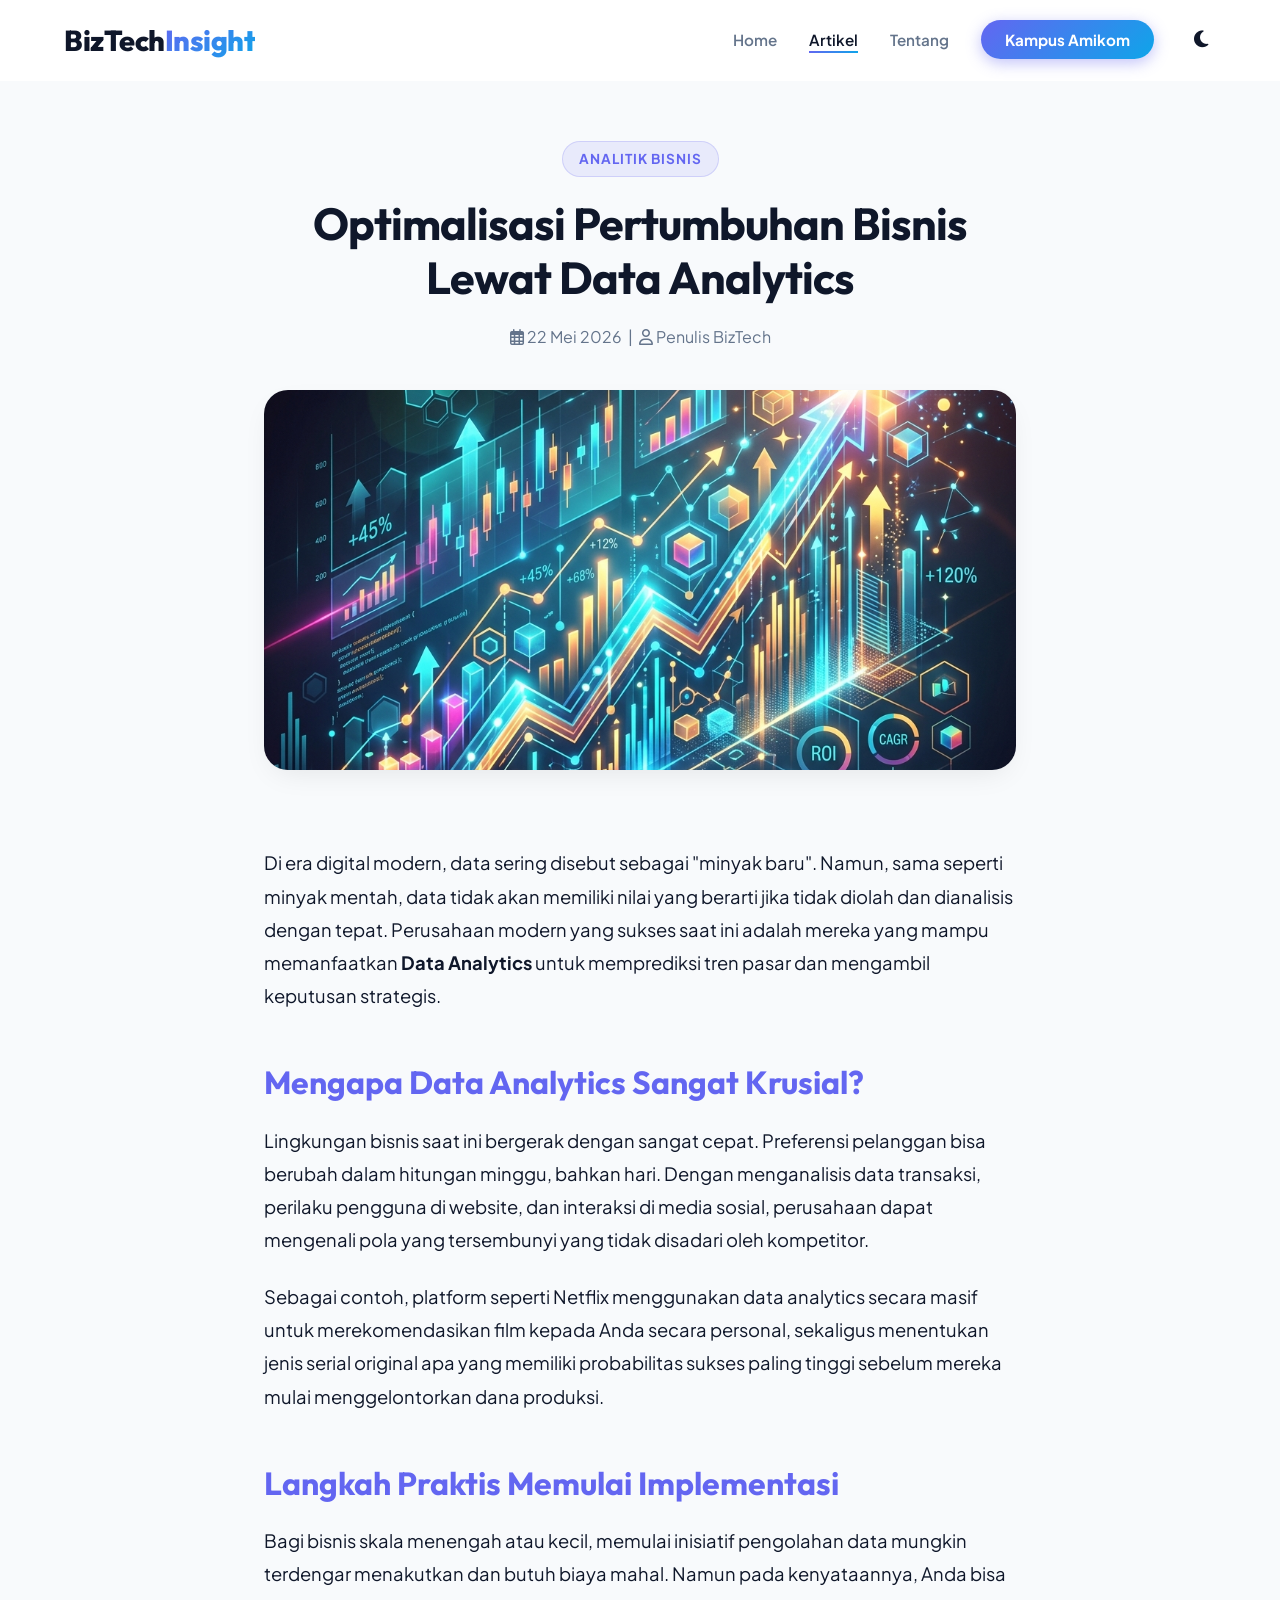
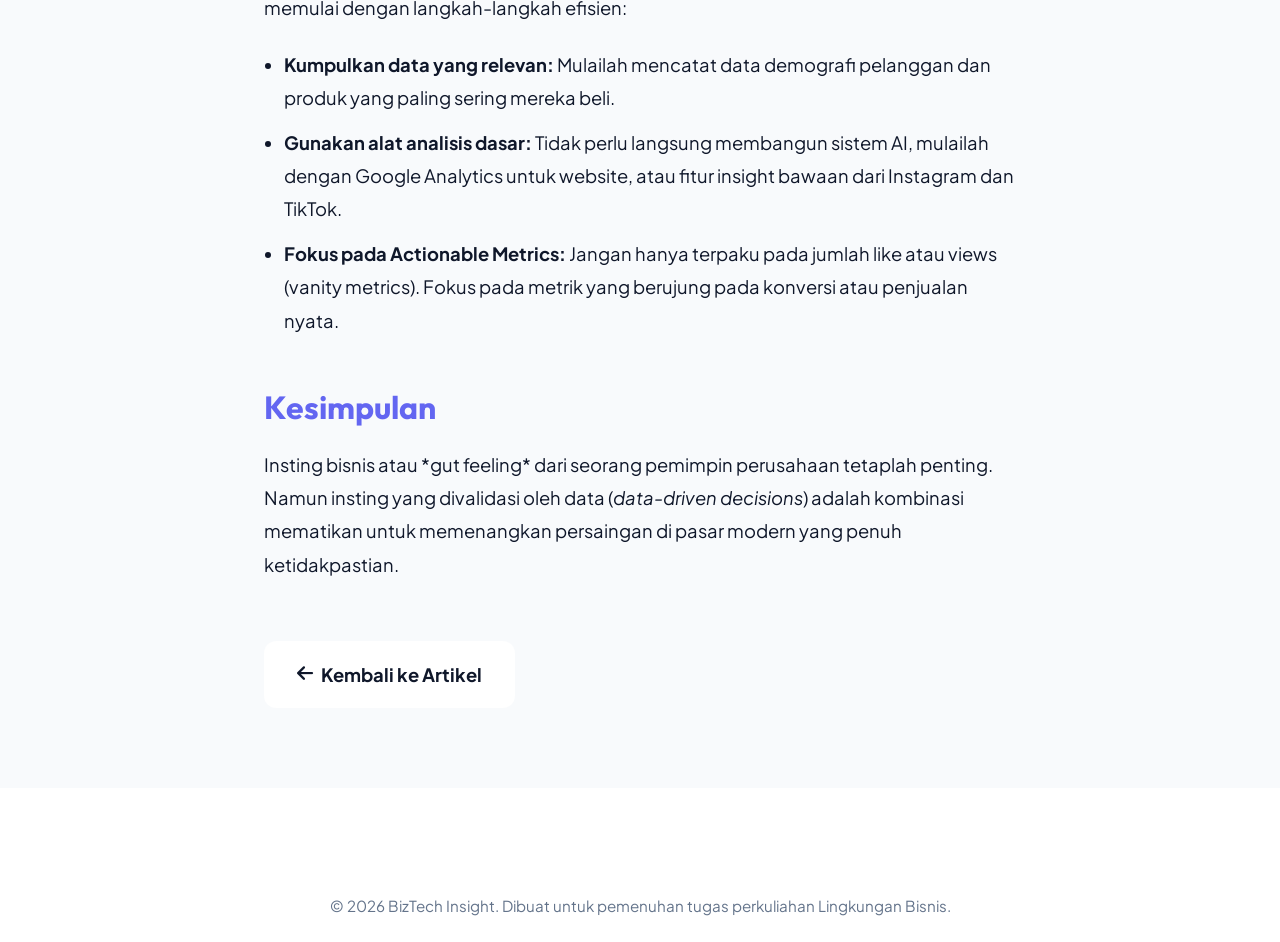
<file: artikel-1.html>
<!DOCTYPE html>
<html lang="id">
<head>
    <meta charset="UTF-8">
    <meta name="viewport" content="width=device-width, initial-scale=1.0">
    <title>Optimalisasi Pertumbuhan Bisnis - Blog Lingbis</title>
    <link rel="stylesheet" href="assets/css/styles.css">
    <link href="https://fonts.googleapis.com/css2?family=Outfit:wght@300;400;500;600;700;800&family=Plus+Jakarta+Sans:wght@400;500;600;700&display=swap" rel="stylesheet">
    <link rel="stylesheet" href="https://cdnjs.cloudflare.com/ajax/libs/font-awesome/6.4.0/css/all.min.css">
</head>
<body>
    <nav class="navbar">
        <div class="container nav-content">
            <div class="logo">BizTech<span class="gradient-text">Insight</span></div>
            <ul class="nav-links">
                <li><a href="index.html">Home</a></li>
                <li><a href="index.html#articles" class="active">Artikel</a></li>
                <li><a href="index.html#assessment">Tentang</a></li>
                <li><a href="https://www.amikom.ac.id" target="_blank" class="amikom-link">Kampus Amikom</a></li>
                <li><button id="theme-toggle" class="theme-toggle"><i class="fas fa-moon"></i></button></li>
            </ul>
        </div>
    </nav>

    <div class="article-page-container">
        <div class="article-header">
            <div class="badge">Analitik Bisnis</div>
            <h1>Optimalisasi Pertumbuhan Bisnis Lewat Data Analytics</h1>
            <div class="article-meta">
                <span><i class="far fa-calendar-alt"></i> 22 Mei 2026</span> &nbsp;|&nbsp;
                <span><i class="far fa-user"></i> Penulis BizTech</span>
            </div>
            <img src="assets/images/article_1.png" alt="Data Analytics" class="article-hero-img">
        </div>
        
        <div class="article-body">
            <p>Di era digital modern, data sering disebut sebagai "minyak baru". Namun, sama seperti minyak mentah, data tidak akan memiliki nilai yang berarti jika tidak diolah dan dianalisis dengan tepat. Perusahaan modern yang sukses saat ini adalah mereka yang mampu memanfaatkan <strong>Data Analytics</strong> untuk memprediksi tren pasar dan mengambil keputusan strategis.</p>
            
            <h2>Mengapa Data Analytics Sangat Krusial?</h2>
            <p>Lingkungan bisnis saat ini bergerak dengan sangat cepat. Preferensi pelanggan bisa berubah dalam hitungan minggu, bahkan hari. Dengan menganalisis data transaksi, perilaku pengguna di website, dan interaksi di media sosial, perusahaan dapat mengenali pola yang tersembunyi yang tidak disadari oleh kompetitor.</p>
            <p>Sebagai contoh, platform seperti Netflix menggunakan data analytics secara masif untuk merekomendasikan film kepada Anda secara personal, sekaligus menentukan jenis serial original apa yang memiliki probabilitas sukses paling tinggi sebelum mereka mulai menggelontorkan dana produksi.</p>

            <h2>Langkah Praktis Memulai Implementasi</h2>
            <p>Bagi bisnis skala menengah atau kecil, memulai inisiatif pengolahan data mungkin terdengar menakutkan dan butuh biaya mahal. Namun pada kenyataannya, Anda bisa memulai dengan langkah-langkah efisien:</p>
            <ul>
                <li><strong>Kumpulkan data yang relevan:</strong> Mulailah mencatat data demografi pelanggan dan produk yang paling sering mereka beli.</li>
                <li><strong>Gunakan alat analisis dasar:</strong> Tidak perlu langsung membangun sistem AI, mulailah dengan Google Analytics untuk website, atau fitur insight bawaan dari Instagram dan TikTok.</li>
                <li><strong>Fokus pada Actionable Metrics:</strong> Jangan hanya terpaku pada jumlah like atau views (vanity metrics). Fokus pada metrik yang berujung pada konversi atau penjualan nyata.</li>
            </ul>
            
            <h2>Kesimpulan</h2>
            <p>Insting bisnis atau *gut feeling* dari seorang pemimpin perusahaan tetaplah penting. Namun insting yang divalidasi oleh data (<em>data-driven decisions</em>) adalah kombinasi mematikan untuk memenangkan persaingan di pasar modern yang penuh ketidakpastian.</p>
            
            <div style="margin-top: 60px;">
                <a href="index.html#articles" class="btn btn-secondary"><i class="fas fa-arrow-left"></i> Kembali ke Artikel</a>
            </div>
        </div>
    </div>

    <footer>
        <div class="container">
            <div class="footer-bottom">
                <p>&copy; 2026 BizTech Insight. Dibuat untuk pemenuhan tugas perkuliahan Lingkungan Bisnis.</p>
            </div>
        </div>
    </footer>

    <script src="assets/js/script.js"></script>
</body>
</html>
</file>
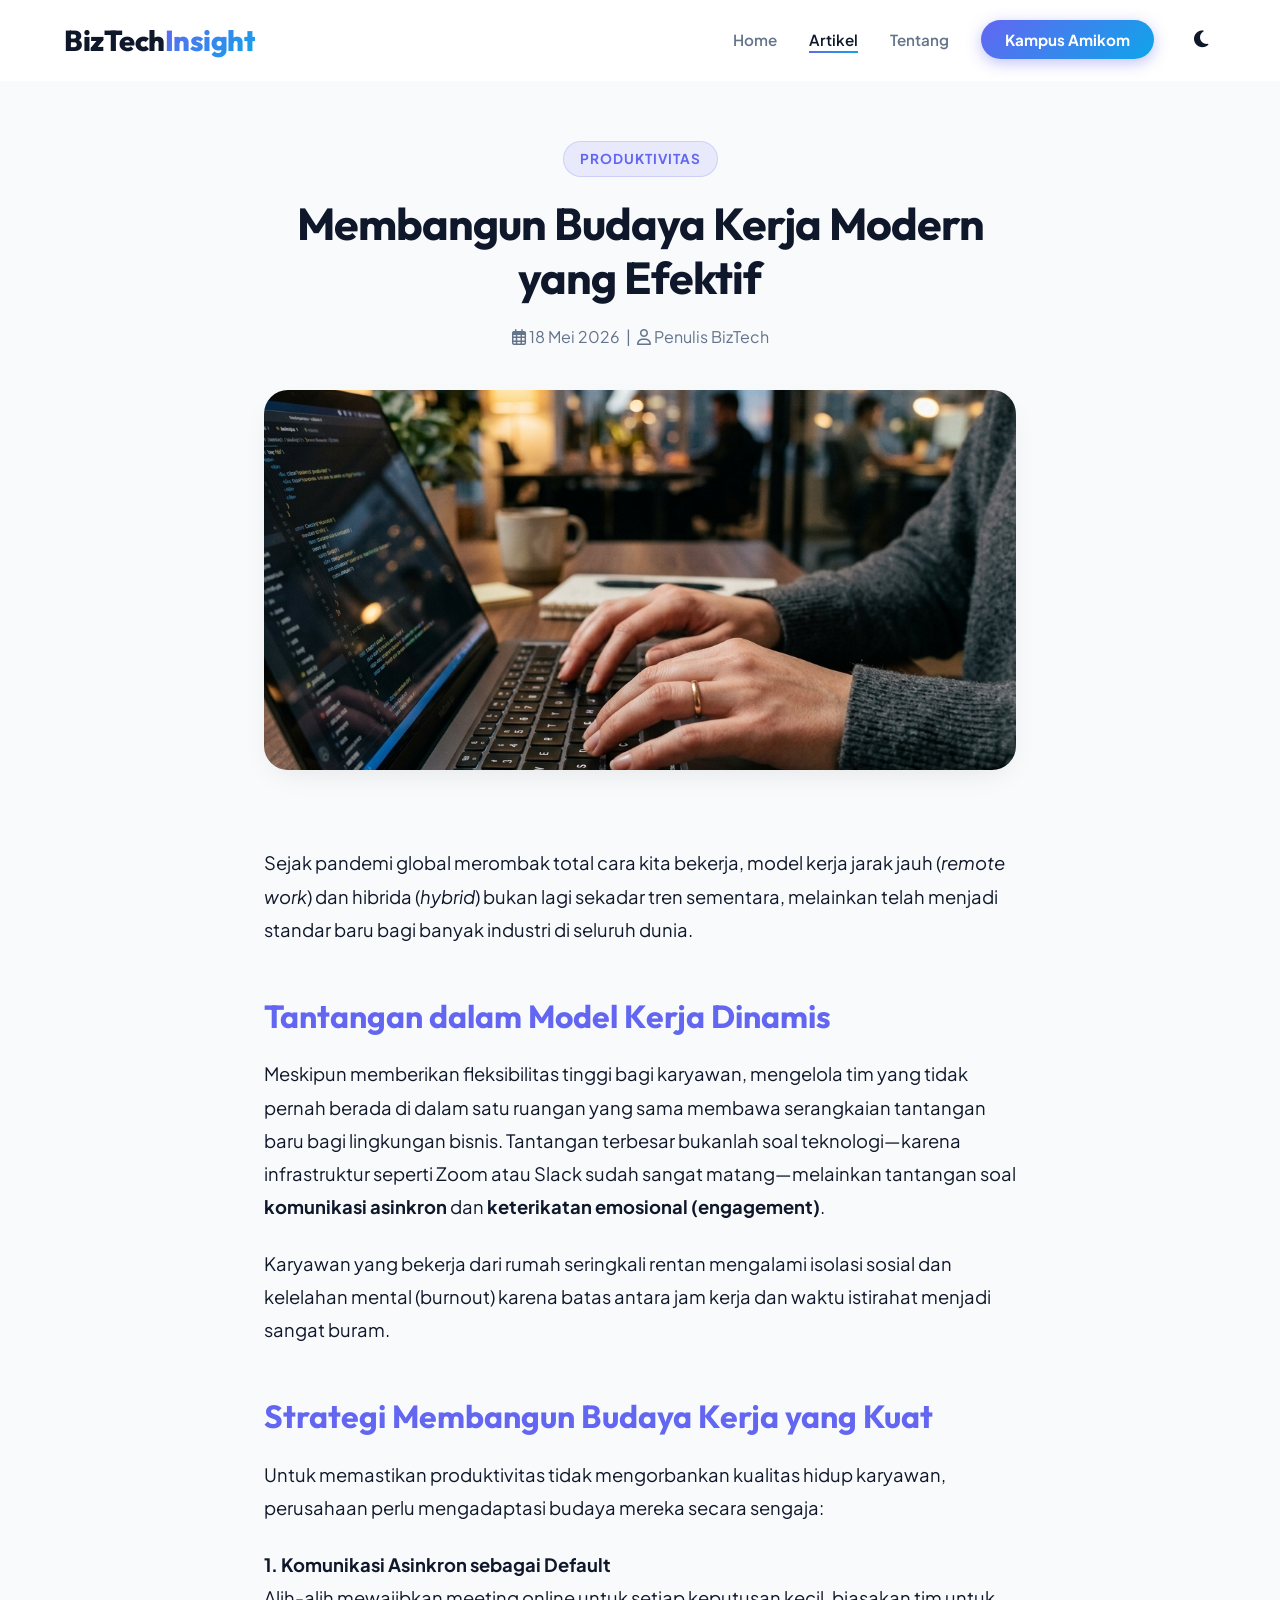
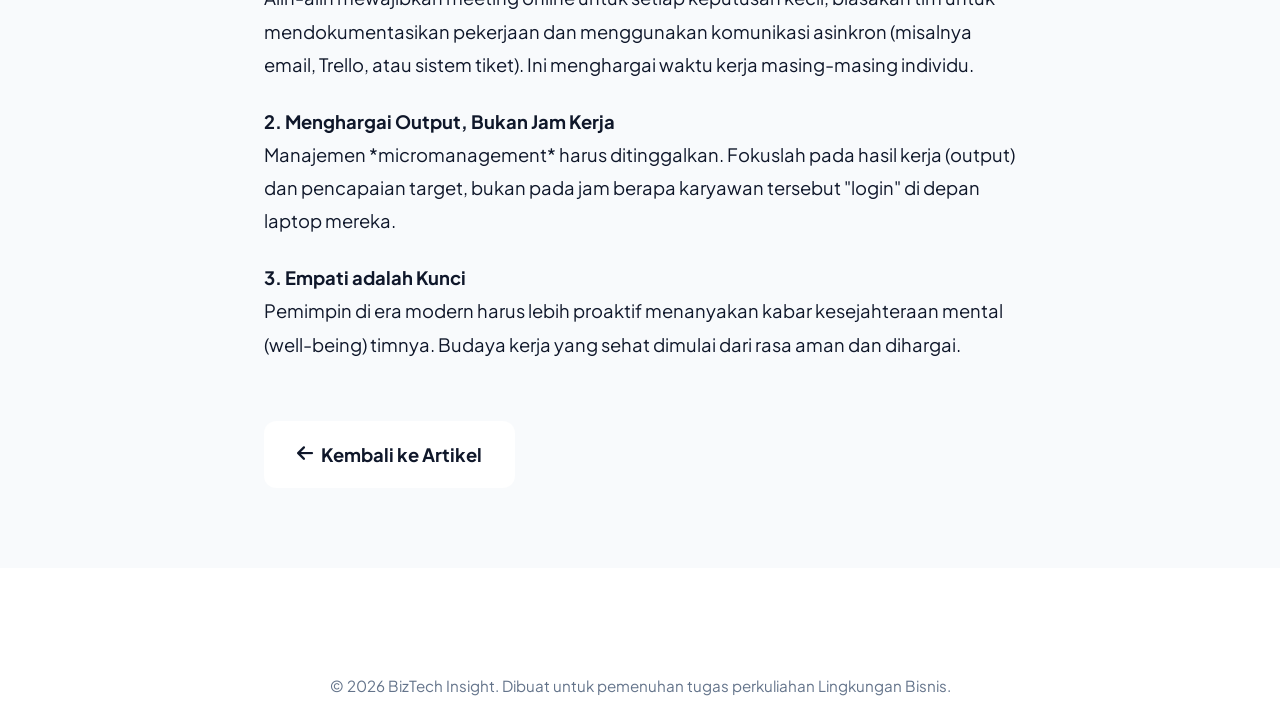
<file: artikel-2.html>
<!DOCTYPE html>
<html lang="id">
<head>
    <meta charset="UTF-8">
    <meta name="viewport" content="width=device-width, initial-scale=1.0">
    <title>Membangun Budaya Kerja Modern - Blog Lingbis</title>
    <link rel="stylesheet" href="assets/css/styles.css">
    <link href="https://fonts.googleapis.com/css2?family=Outfit:wght@300;400;500;600;700;800&family=Plus+Jakarta+Sans:wght@400;500;600;700&display=swap" rel="stylesheet">
    <link rel="stylesheet" href="https://cdnjs.cloudflare.com/ajax/libs/font-awesome/6.4.0/css/all.min.css">
</head>
<body>
    <nav class="navbar">
        <div class="container nav-content">
            <div class="logo">BizTech<span class="gradient-text">Insight</span></div>
            <ul class="nav-links">
                <li><a href="index.html">Home</a></li>
                <li><a href="index.html#articles" class="active">Artikel</a></li>
                <li><a href="index.html#assessment">Tentang</a></li>
                <li><a href="https://www.amikom.ac.id" target="_blank" class="amikom-link">Kampus Amikom</a></li>
                <li><button id="theme-toggle" class="theme-toggle"><i class="fas fa-moon"></i></button></li>
            </ul>
        </div>
    </nav>

    <div class="article-page-container">
        <div class="article-header">
            <div class="badge">Produktivitas</div>
            <h1>Membangun Budaya Kerja Modern yang Efektif</h1>
            <div class="article-meta">
                <span><i class="far fa-calendar-alt"></i> 18 Mei 2026</span> &nbsp;|&nbsp;
                <span><i class="far fa-user"></i> Penulis BizTech</span>
            </div>
            <img src="assets/images/article_2.png" alt="Remote Work" class="article-hero-img">
        </div>
        
        <div class="article-body">
            <p>Sejak pandemi global merombak total cara kita bekerja, model kerja jarak jauh (<em>remote work</em>) dan hibrida (<em>hybrid</em>) bukan lagi sekadar tren sementara, melainkan telah menjadi standar baru bagi banyak industri di seluruh dunia.</p>
            
            <h2>Tantangan dalam Model Kerja Dinamis</h2>
            <p>Meskipun memberikan fleksibilitas tinggi bagi karyawan, mengelola tim yang tidak pernah berada di dalam satu ruangan yang sama membawa serangkaian tantangan baru bagi lingkungan bisnis. Tantangan terbesar bukanlah soal teknologi—karena infrastruktur seperti Zoom atau Slack sudah sangat matang—melainkan tantangan soal <strong>komunikasi asinkron</strong> dan <strong>keterikatan emosional (engagement)</strong>.</p>
            <p>Karyawan yang bekerja dari rumah seringkali rentan mengalami isolasi sosial dan kelelahan mental (burnout) karena batas antara jam kerja dan waktu istirahat menjadi sangat buram.</p>

            <h2>Strategi Membangun Budaya Kerja yang Kuat</h2>
            <p>Untuk memastikan produktivitas tidak mengorbankan kualitas hidup karyawan, perusahaan perlu mengadaptasi budaya mereka secara sengaja:</p>
            
            <p><strong>1. Komunikasi Asinkron sebagai Default</strong><br>
            Alih-alih mewajibkan meeting online untuk setiap keputusan kecil, biasakan tim untuk mendokumentasikan pekerjaan dan menggunakan komunikasi asinkron (misalnya email, Trello, atau sistem tiket). Ini menghargai waktu kerja masing-masing individu.</p>
            
            <p><strong>2. Menghargai Output, Bukan Jam Kerja</strong><br>
            Manajemen *micromanagement* harus ditinggalkan. Fokuslah pada hasil kerja (output) dan pencapaian target, bukan pada jam berapa karyawan tersebut "login" di depan laptop mereka.</p>

            <p><strong>3. Empati adalah Kunci</strong><br>
            Pemimpin di era modern harus lebih proaktif menanyakan kabar kesejahteraan mental (well-being) timnya. Budaya kerja yang sehat dimulai dari rasa aman dan dihargai.</p>
            
            <div style="margin-top: 60px;">
                <a href="index.html#articles" class="btn btn-secondary"><i class="fas fa-arrow-left"></i> Kembali ke Artikel</a>
            </div>
        </div>
    </div>

    <footer>
        <div class="container">
            <div class="footer-bottom">
                <p>&copy; 2026 BizTech Insight. Dibuat untuk pemenuhan tugas perkuliahan Lingkungan Bisnis.</p>
            </div>
        </div>
    </footer>

    <script src="assets/js/script.js"></script>
</body>
</html>
</file>
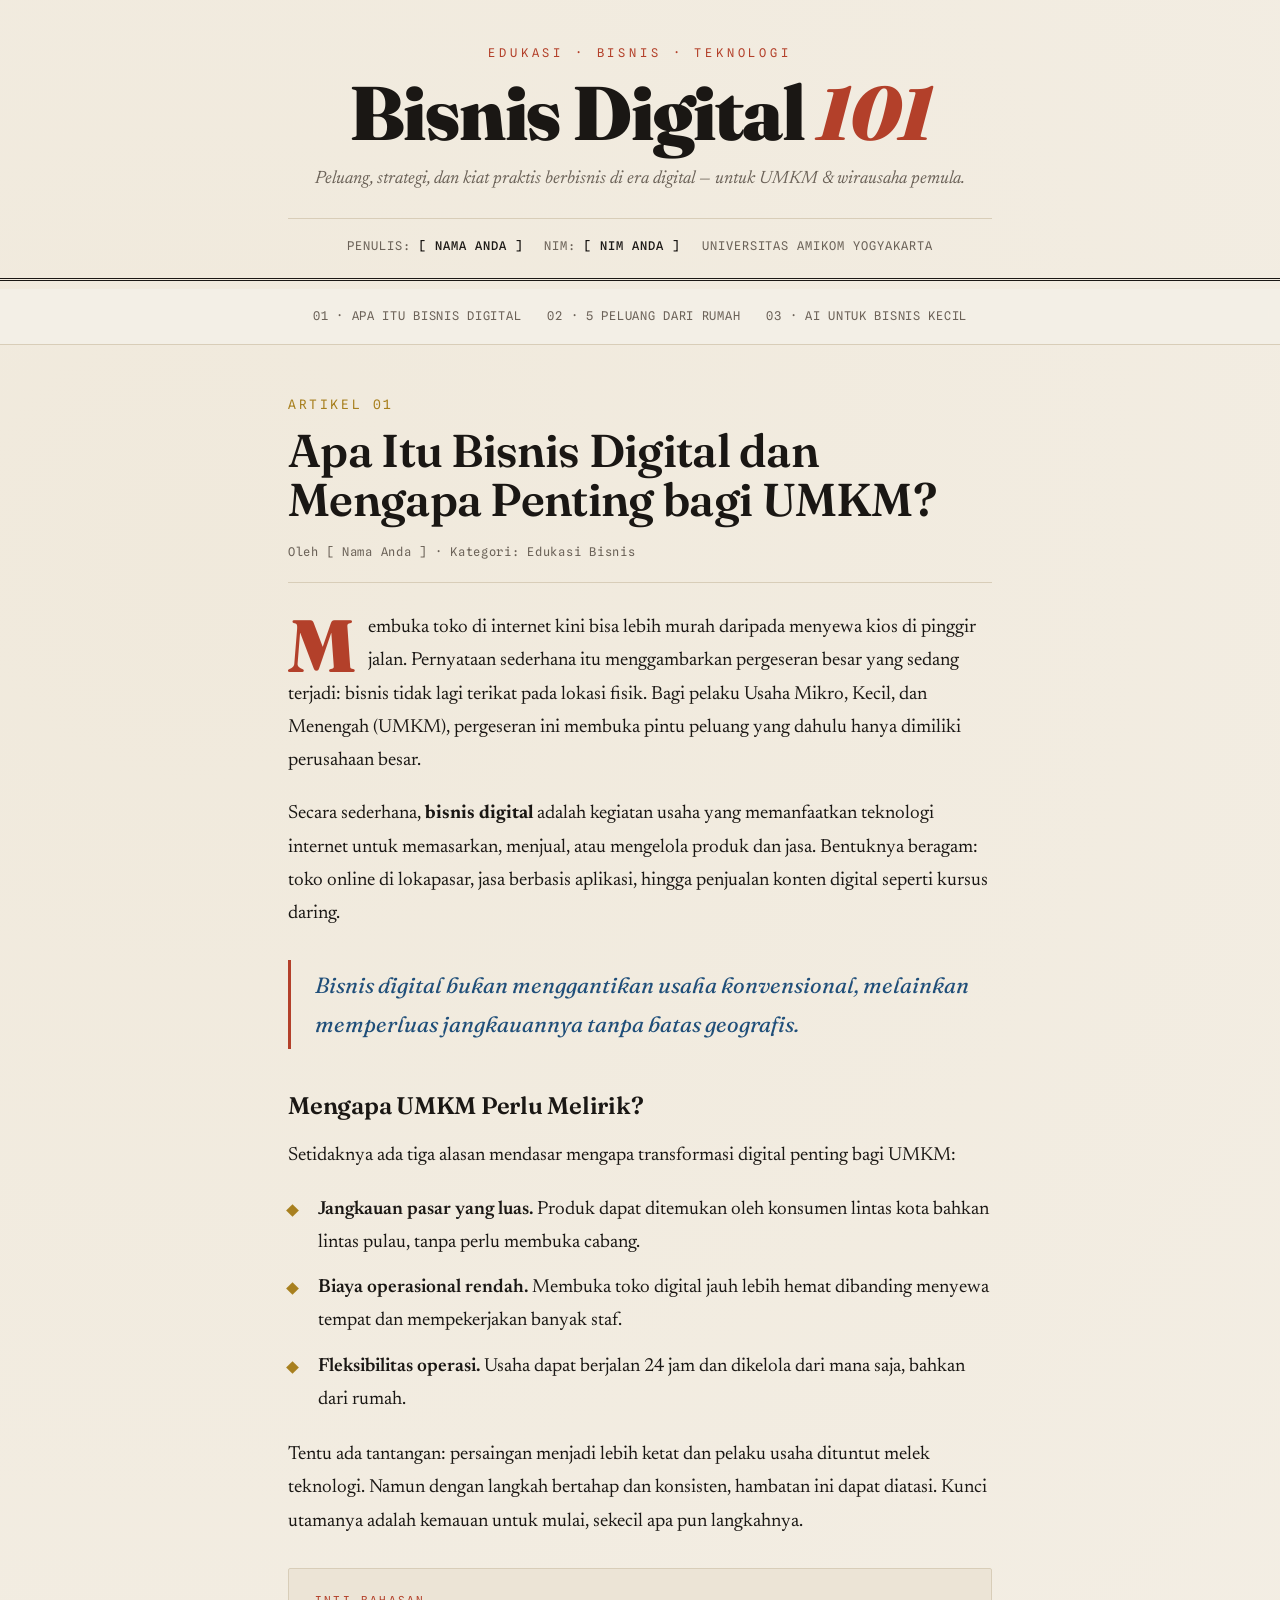
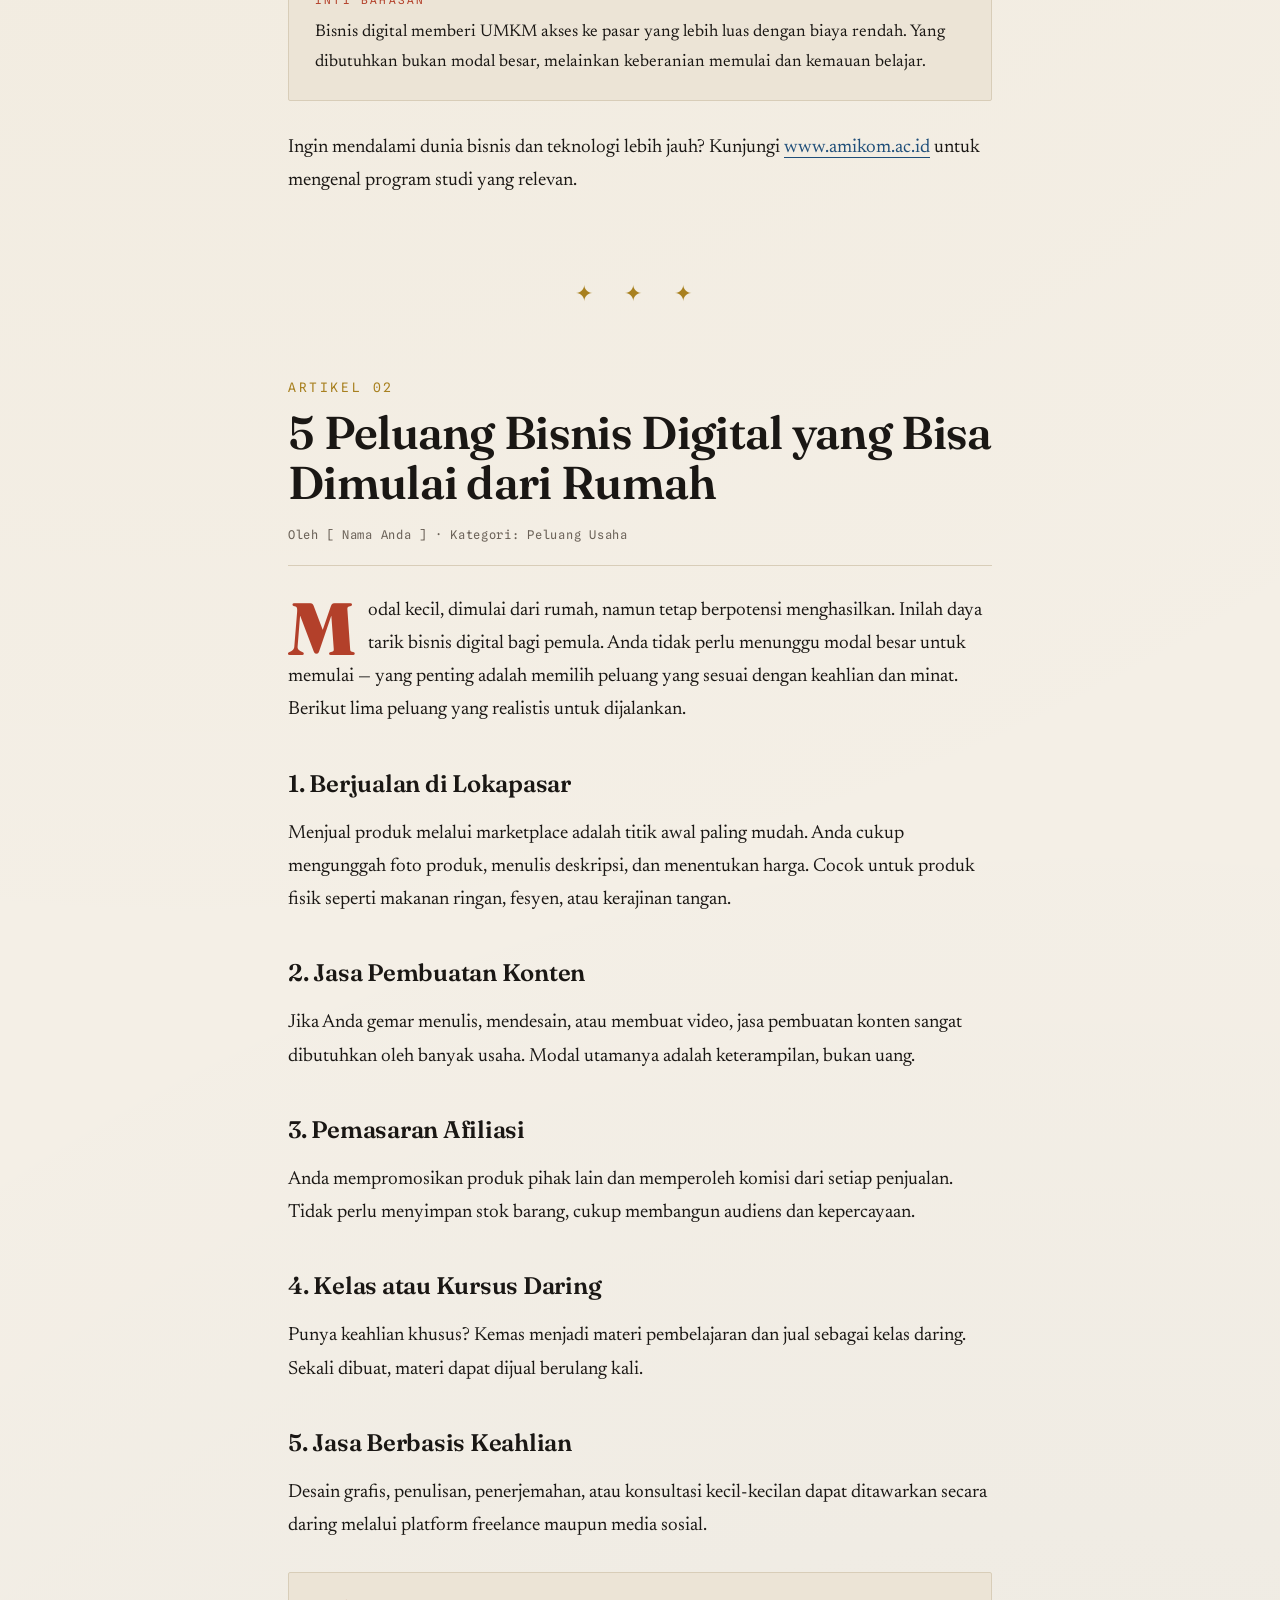
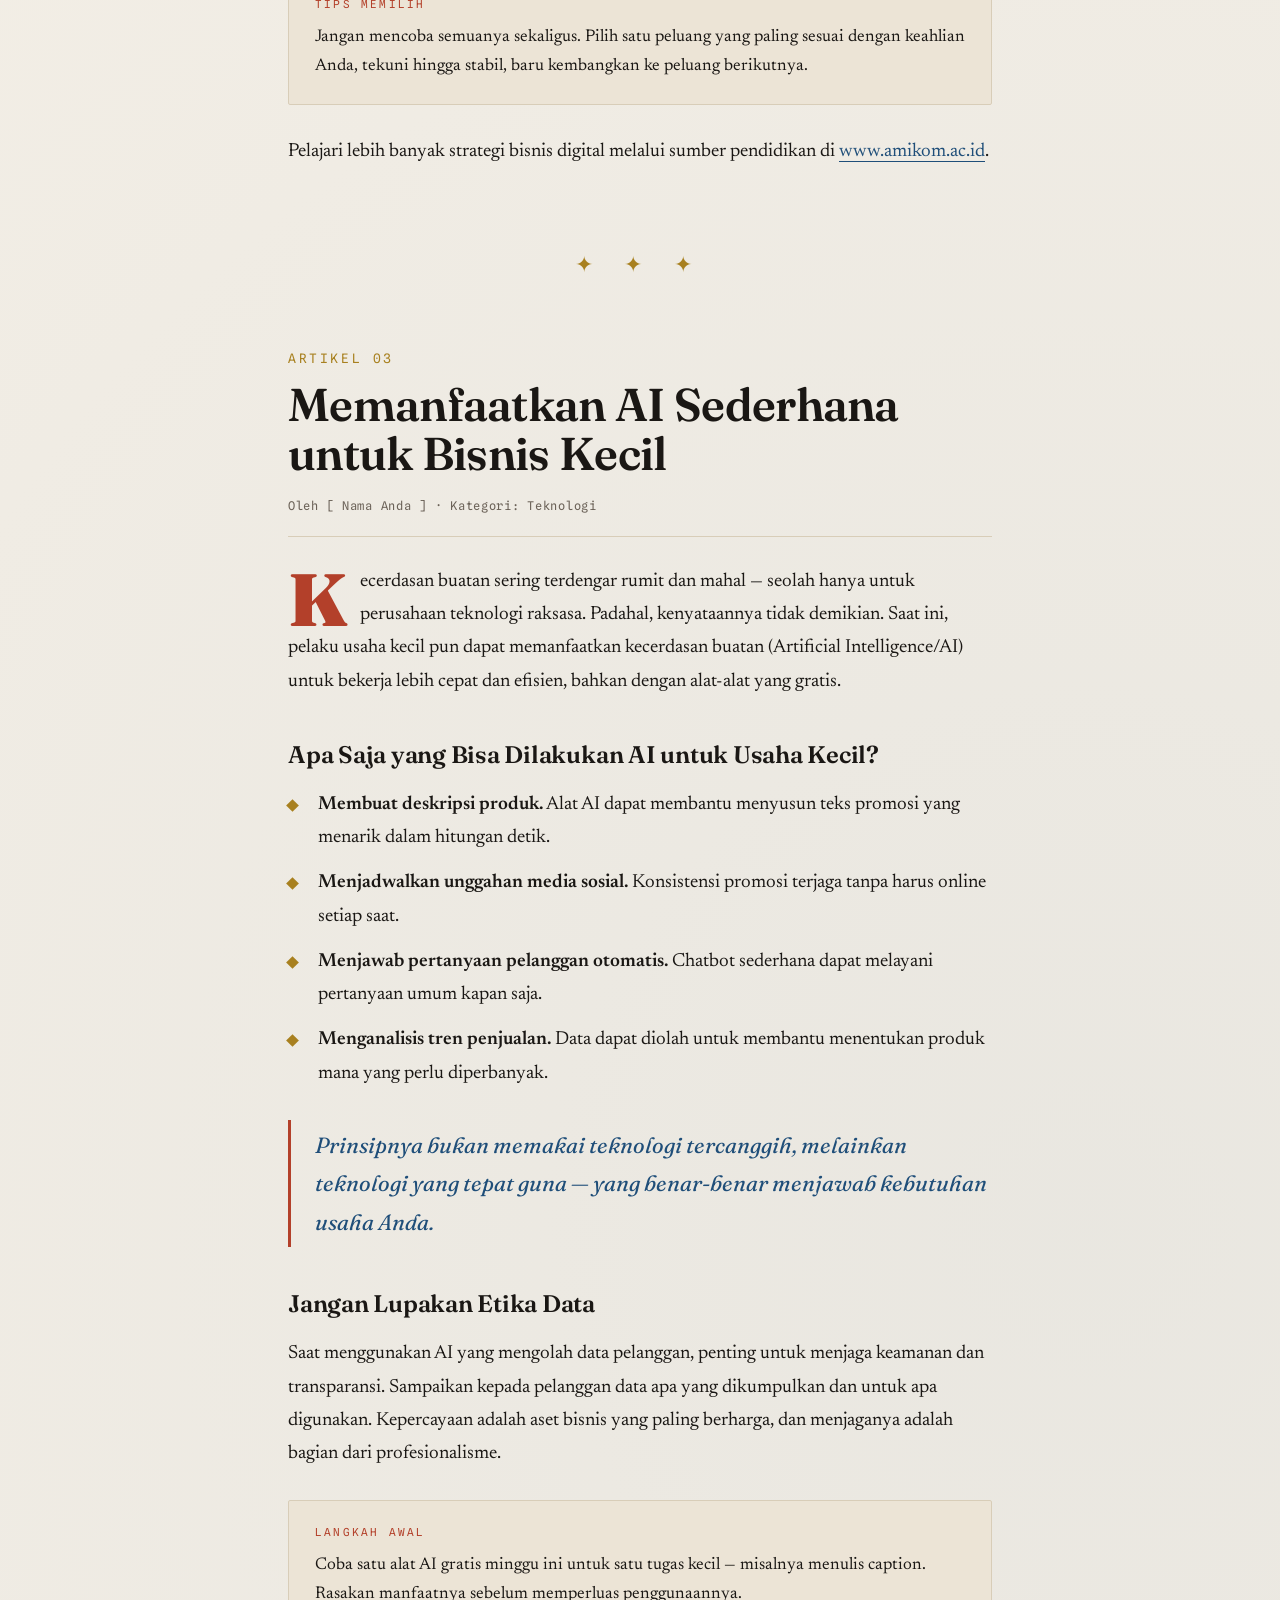
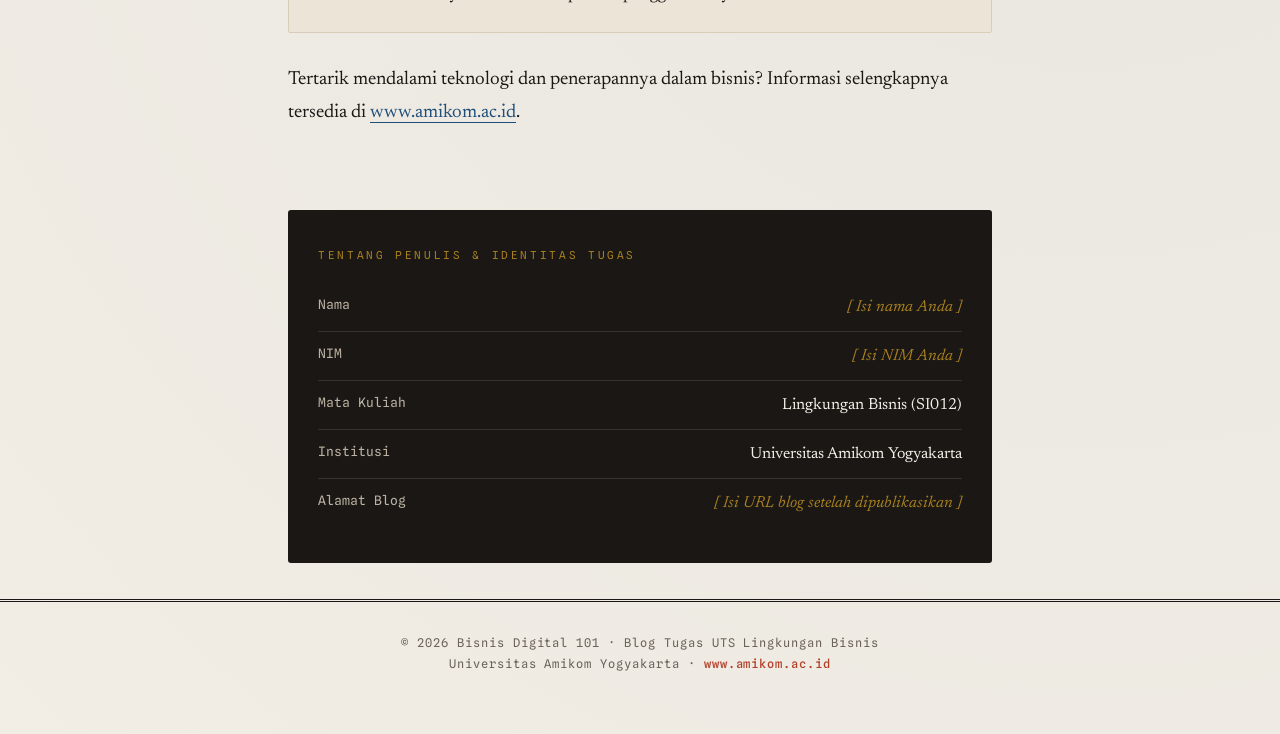
<file: blog_bisnis_digital.html>
<!DOCTYPE html>
<html lang="id">
<head>
<meta charset="UTF-8">
<meta name="viewport" content="width=device-width, initial-scale=1.0">
<title>Bisnis Digital 101 — Blog Peluang Bisnis Era Digital</title>
<link rel="preconnect" href="https://fonts.googleapis.com">
<link rel="preconnect" href="https://fonts.gstatic.com" crossorigin>
<link href="https://fonts.googleapis.com/css2?family=Fraunces:opsz,wght@9..144,400;9..144,500;9..144,600;9..144,900&family=Newsreader:ital,opsz,wght@0,6..72,400;0,6..72,500;1,6..72,400&family=Spline+Sans+Mono:wght@400;500&display=swap" rel="stylesheet">
<style>
  :root{
    --ink:#1a1714;
    --paper:#f4efe6;
    --paper-2:#ece4d6;
    --accent:#b3402a;
    --accent-2:#1f4e79;
    --gold:#a8801f;
    --muted:#6b6258;
    --line:#d8cdb8;
  }
  *{margin:0;padding:0;box-sizing:border-box}
  html{scroll-behavior:smooth}
  body{
    background:var(--paper);
    color:var(--ink);
    font-family:'Newsreader',Georgia,serif;
    font-size:19px;
    line-height:1.75;
    -webkit-font-smoothing:antialiased;
    background-image:
      radial-gradient(circle at 15% 10%, rgba(168,128,31,.05), transparent 40%),
      radial-gradient(circle at 85% 80%, rgba(31,78,121,.05), transparent 45%);
  }
  .wrap{max-width:760px;margin:0 auto;padding:0 28px}

  /* ---- Masthead ---- */
  header.masthead{
    border-bottom:3px double var(--ink);
    padding:42px 0 22px;
    margin-bottom:8px;
    text-align:center;
  }
  .kicker{
    font-family:'Spline Sans Mono',monospace;
    font-size:12px;letter-spacing:.32em;text-transform:uppercase;
    color:var(--accent);margin-bottom:14px;
  }
  .masthead h1{
    font-family:'Fraunces',serif;
    font-weight:900;
    font-size:clamp(40px,9vw,76px);
    line-height:.94;
    letter-spacing:-.02em;
  }
  .masthead h1 em{font-style:italic;color:var(--accent)}
  .tagline{
    font-style:italic;color:var(--muted);
    margin-top:16px;font-size:18px;
  }
  .meta-bar{
    display:flex;flex-wrap:wrap;justify-content:center;gap:8px 22px;
    margin-top:22px;padding-top:16px;border-top:1px solid var(--line);
    font-family:'Spline Sans Mono',monospace;font-size:12px;
    letter-spacing:.08em;color:var(--muted);text-transform:uppercase;
  }
  .meta-bar b{color:var(--ink);font-weight:500}

  /* ---- Nav ---- */
  nav.toc{
    position:sticky;top:0;z-index:20;
    background:rgba(244,239,230,.92);
    backdrop-filter:blur(8px);
    border-bottom:1px solid var(--line);
    padding:12px 0;margin-bottom:48px;
  }
  nav.toc .wrap{display:flex;flex-wrap:wrap;gap:6px 26px;justify-content:center}
  nav.toc a{
    font-family:'Spline Sans Mono',monospace;font-size:12px;
    letter-spacing:.06em;text-transform:uppercase;color:var(--muted);
    text-decoration:none;padding:4px 0;border-bottom:2px solid transparent;
    transition:.25s;
  }
  nav.toc a:hover{color:var(--accent);border-color:var(--accent)}

  /* ---- Article ---- */
  article{margin-bottom:80px;animation:rise .8s ease both}
  article:nth-of-type(2){animation-delay:.05s}
  article:nth-of-type(3){animation-delay:.1s}
  @keyframes rise{from{opacity:0;transform:translateY(20px)}to{opacity:1;transform:none}}

  .art-num{
    font-family:'Spline Sans Mono',monospace;font-size:13px;
    color:var(--gold);letter-spacing:.2em;margin-bottom:10px;
  }
  article h2{
    font-family:'Fraunces',serif;font-weight:600;
    font-size:clamp(30px,5.5vw,46px);line-height:1.08;
    letter-spacing:-.015em;margin-bottom:16px;
  }
  .byline{
    font-family:'Spline Sans Mono',monospace;font-size:12px;
    color:var(--muted);letter-spacing:.06em;margin-bottom:28px;
    padding-bottom:20px;border-bottom:1px solid var(--line);
  }
  article p{margin-bottom:20px}
  article p:first-of-type::first-letter{
    font-family:'Fraunces',serif;font-weight:900;
    float:left;font-size:74px;line-height:.78;
    padding:6px 12px 0 0;color:var(--accent);
  }
  article h3{
    font-family:'Fraunces',serif;font-weight:600;font-size:24px;
    margin:36px 0 12px;letter-spacing:-.01em;
  }
  blockquote{
    border-left:3px solid var(--accent);
    margin:30px 0;padding:6px 0 6px 24px;
    font-style:italic;font-size:22px;color:var(--accent-2);
    font-family:'Fraunces',serif;
  }
  ul.clean{list-style:none;margin:0 0 22px}
  ul.clean li{
    position:relative;padding-left:30px;margin-bottom:12px;
  }
  ul.clean li::before{
    content:"";position:absolute;left:0;top:13px;
    width:9px;height:9px;background:var(--gold);
    transform:rotate(45deg);
  }
  ul.clean li b{font-weight:600;color:var(--ink)}

  .pull{
    background:var(--paper-2);border:1px solid var(--line);
    padding:22px 26px;margin:30px 0;border-radius:2px;
    font-size:17px;
  }
  .pull .lbl{
    font-family:'Spline Sans Mono',monospace;font-size:11px;
    letter-spacing:.2em;text-transform:uppercase;color:var(--accent);
    display:block;margin-bottom:8px;
  }

  .divider{
    text-align:center;color:var(--gold);font-size:22px;
    margin:0 0 60px;letter-spacing:.6em;
  }

  a.inline{color:var(--accent-2);text-decoration:none;border-bottom:1px solid var(--accent-2)}
  a.inline:hover{background:var(--accent-2);color:var(--paper)}

  /* ---- Author / footer ---- */
  .authorcard{
    background:var(--ink);color:var(--paper);
    padding:36px 30px;border-radius:3px;margin-bottom:36px;
  }
  .authorcard .lbl{
    font-family:'Spline Sans Mono',monospace;font-size:11px;
    letter-spacing:.24em;text-transform:uppercase;color:var(--gold);
    margin-bottom:18px;
  }
  .authorcard .row{display:flex;justify-content:space-between;gap:14px;
    padding:10px 0;border-bottom:1px solid rgba(255,255,255,.12);font-size:16px}
  .authorcard .row:last-child{border:0}
  .authorcard .row span:first-child{color:#bdb3a4;font-family:'Spline Sans Mono',monospace;font-size:13px}
  .authorcard .fill{color:var(--gold);font-style:italic}

  footer.site{
    text-align:center;padding:30px 0 60px;border-top:3px double var(--ink);
    font-family:'Spline Sans Mono',monospace;font-size:12px;
    letter-spacing:.08em;color:var(--muted);
  }
  footer.site a{color:var(--accent);text-decoration:none;font-weight:500}

  @media(max-width:560px){
    body{font-size:18px}
    article p:first-of-type::first-letter{font-size:58px}
    .authorcard .row{flex-direction:column;gap:2px}
  }
</style>
</head>
<body>

<header class="masthead">
  <div class="wrap">
    <div class="kicker">Edukasi · Bisnis · Teknologi</div>
    <h1>Bisnis&nbsp;Digital&nbsp;<em>101</em></h1>
    <p class="tagline">Peluang, strategi, dan kiat praktis berbisnis di era digital — untuk UMKM &amp; wirausaha pemula.</p>
    <div class="meta-bar">
      <span>Penulis: <b>[ Nama Anda ]</b></span>
      <span>NIM: <b>[ NIM Anda ]</b></span>
      <span>Universitas Amikom Yogyakarta</span>
    </div>
  </div>
</header>

<nav class="toc">
  <div class="wrap">
    <a href="#art1">01 · Apa Itu Bisnis Digital</a>
    <a href="#art2">02 · 5 Peluang dari Rumah</a>
    <a href="#art3">03 · AI untuk Bisnis Kecil</a>
  </div>
</nav>

<main class="wrap">

  <!-- ARTIKEL 1 -->
  <article id="art1">
    <div class="art-num">ARTIKEL 01</div>
    <h2>Apa Itu Bisnis Digital dan Mengapa Penting bagi UMKM?</h2>
    <div class="byline">Oleh [ Nama Anda ] · Kategori: Edukasi Bisnis</div>

    <p>Membuka toko di internet kini bisa lebih murah daripada menyewa kios di pinggir jalan. Pernyataan sederhana itu menggambarkan pergeseran besar yang sedang terjadi: bisnis tidak lagi terikat pada lokasi fisik. Bagi pelaku Usaha Mikro, Kecil, dan Menengah (UMKM), pergeseran ini membuka pintu peluang yang dahulu hanya dimiliki perusahaan besar.</p>

    <p>Secara sederhana, <b>bisnis digital</b> adalah kegiatan usaha yang memanfaatkan teknologi internet untuk memasarkan, menjual, atau mengelola produk dan jasa. Bentuknya beragam: toko online di lokapasar, jasa berbasis aplikasi, hingga penjualan konten digital seperti kursus daring.</p>

    <blockquote>Bisnis digital bukan menggantikan usaha konvensional, melainkan memperluas jangkauannya tanpa batas geografis.</blockquote>

    <h3>Mengapa UMKM Perlu Melirik?</h3>
    <p>Setidaknya ada tiga alasan mendasar mengapa transformasi digital penting bagi UMKM:</p>
    <ul class="clean">
      <li><b>Jangkauan pasar yang luas.</b> Produk dapat ditemukan oleh konsumen lintas kota bahkan lintas pulau, tanpa perlu membuka cabang.</li>
      <li><b>Biaya operasional rendah.</b> Membuka toko digital jauh lebih hemat dibanding menyewa tempat dan mempekerjakan banyak staf.</li>
      <li><b>Fleksibilitas operasi.</b> Usaha dapat berjalan 24 jam dan dikelola dari mana saja, bahkan dari rumah.</li>
    </ul>

    <p>Tentu ada tantangan: persaingan menjadi lebih ketat dan pelaku usaha dituntut melek teknologi. Namun dengan langkah bertahap dan konsisten, hambatan ini dapat diatasi. Kunci utamanya adalah kemauan untuk mulai, sekecil apa pun langkahnya.</p>

    <div class="pull">
      <span class="lbl">Inti Bahasan</span>
      Bisnis digital memberi UMKM akses ke pasar yang lebih luas dengan biaya rendah. Yang dibutuhkan bukan modal besar, melainkan keberanian memulai dan kemauan belajar.
    </div>

    <p>Ingin mendalami dunia bisnis dan teknologi lebih jauh? Kunjungi <a class="inline" href="https://www.amikom.ac.id" target="_blank" rel="noopener">www.amikom.ac.id</a> untuk mengenal program studi yang relevan.</p>
  </article>

  <div class="divider">✦ ✦ ✦</div>

  <!-- ARTIKEL 2 -->
  <article id="art2">
    <div class="art-num">ARTIKEL 02</div>
    <h2>5 Peluang Bisnis Digital yang Bisa Dimulai dari Rumah</h2>
    <div class="byline">Oleh [ Nama Anda ] · Kategori: Peluang Usaha</div>

    <p>Modal kecil, dimulai dari rumah, namun tetap berpotensi menghasilkan. Inilah daya tarik bisnis digital bagi pemula. Anda tidak perlu menunggu modal besar untuk memulai — yang penting adalah memilih peluang yang sesuai dengan keahlian dan minat. Berikut lima peluang yang realistis untuk dijalankan.</p>

    <h3>1. Berjualan di Lokapasar</h3>
    <p>Menjual produk melalui marketplace adalah titik awal paling mudah. Anda cukup mengunggah foto produk, menulis deskripsi, dan menentukan harga. Cocok untuk produk fisik seperti makanan ringan, fesyen, atau kerajinan tangan.</p>

    <h3>2. Jasa Pembuatan Konten</h3>
    <p>Jika Anda gemar menulis, mendesain, atau membuat video, jasa pembuatan konten sangat dibutuhkan oleh banyak usaha. Modal utamanya adalah keterampilan, bukan uang.</p>

    <h3>3. Pemasaran Afiliasi</h3>
    <p>Anda mempromosikan produk pihak lain dan memperoleh komisi dari setiap penjualan. Tidak perlu menyimpan stok barang, cukup membangun audiens dan kepercayaan.</p>

    <h3>4. Kelas atau Kursus Daring</h3>
    <p>Punya keahlian khusus? Kemas menjadi materi pembelajaran dan jual sebagai kelas daring. Sekali dibuat, materi dapat dijual berulang kali.</p>

    <h3>5. Jasa Berbasis Keahlian</h3>
    <p>Desain grafis, penulisan, penerjemahan, atau konsultasi kecil-kecilan dapat ditawarkan secara daring melalui platform freelance maupun media sosial.</p>

    <div class="pull">
      <span class="lbl">Tips Memilih</span>
      Jangan mencoba semuanya sekaligus. Pilih satu peluang yang paling sesuai dengan keahlian Anda, tekuni hingga stabil, baru kembangkan ke peluang berikutnya.
    </div>

    <p>Pelajari lebih banyak strategi bisnis digital melalui sumber pendidikan di <a class="inline" href="https://www.amikom.ac.id" target="_blank" rel="noopener">www.amikom.ac.id</a>.</p>
  </article>

  <div class="divider">✦ ✦ ✦</div>

  <!-- ARTIKEL 3 -->
  <article id="art3">
    <div class="art-num">ARTIKEL 03</div>
    <h2>Memanfaatkan AI Sederhana untuk Bisnis Kecil</h2>
    <div class="byline">Oleh [ Nama Anda ] · Kategori: Teknologi</div>

    <p>Kecerdasan buatan sering terdengar rumit dan mahal — seolah hanya untuk perusahaan teknologi raksasa. Padahal, kenyataannya tidak demikian. Saat ini, pelaku usaha kecil pun dapat memanfaatkan kecerdasan buatan (Artificial Intelligence/AI) untuk bekerja lebih cepat dan efisien, bahkan dengan alat-alat yang gratis.</p>

    <h3>Apa Saja yang Bisa Dilakukan AI untuk Usaha Kecil?</h3>
    <ul class="clean">
      <li><b>Membuat deskripsi produk.</b> Alat AI dapat membantu menyusun teks promosi yang menarik dalam hitungan detik.</li>
      <li><b>Menjadwalkan unggahan media sosial.</b> Konsistensi promosi terjaga tanpa harus online setiap saat.</li>
      <li><b>Menjawab pertanyaan pelanggan otomatis.</b> Chatbot sederhana dapat melayani pertanyaan umum kapan saja.</li>
      <li><b>Menganalisis tren penjualan.</b> Data dapat diolah untuk membantu menentukan produk mana yang perlu diperbanyak.</li>
    </ul>

    <blockquote>Prinsipnya bukan memakai teknologi tercanggih, melainkan teknologi yang tepat guna — yang benar-benar menjawab kebutuhan usaha Anda.</blockquote>

    <h3>Jangan Lupakan Etika Data</h3>
    <p>Saat menggunakan AI yang mengolah data pelanggan, penting untuk menjaga keamanan dan transparansi. Sampaikan kepada pelanggan data apa yang dikumpulkan dan untuk apa digunakan. Kepercayaan adalah aset bisnis yang paling berharga, dan menjaganya adalah bagian dari profesionalisme.</p>

    <div class="pull">
      <span class="lbl">Langkah Awal</span>
      Coba satu alat AI gratis minggu ini untuk satu tugas kecil — misalnya menulis caption. Rasakan manfaatnya sebelum memperluas penggunaannya.
    </div>

    <p>Tertarik mendalami teknologi dan penerapannya dalam bisnis? Informasi selengkapnya tersedia di <a class="inline" href="https://www.amikom.ac.id" target="_blank" rel="noopener">www.amikom.ac.id</a>.</p>
  </article>

  <!-- AUTHOR CARD -->
  <div class="authorcard">
    <div class="lbl">Tentang Penulis &amp; Identitas Tugas</div>
    <div class="row"><span>Nama</span><span class="fill">[ Isi nama Anda ]</span></div>
    <div class="row"><span>NIM</span><span class="fill">[ Isi NIM Anda ]</span></div>
    <div class="row"><span>Mata Kuliah</span><span>Lingkungan Bisnis (SI012)</span></div>
    <div class="row"><span>Institusi</span><span>Universitas Amikom Yogyakarta</span></div>
    <div class="row"><span>Alamat Blog</span><span class="fill">[ Isi URL blog setelah dipublikasikan ]</span></div>
  </div>

</main>

<footer class="site">
  <div class="wrap">
    © <span id="yr"></span> Bisnis Digital 101 · Blog Tugas UTS Lingkungan Bisnis<br>
    Universitas Amikom Yogyakarta · <a href="https://www.amikom.ac.id" target="_blank" rel="noopener">www.amikom.ac.id</a>
  </div>
</footer>

<script>document.getElementById('yr').textContent=new Date().getFullYear();</script>
</body>
</html>
</file>
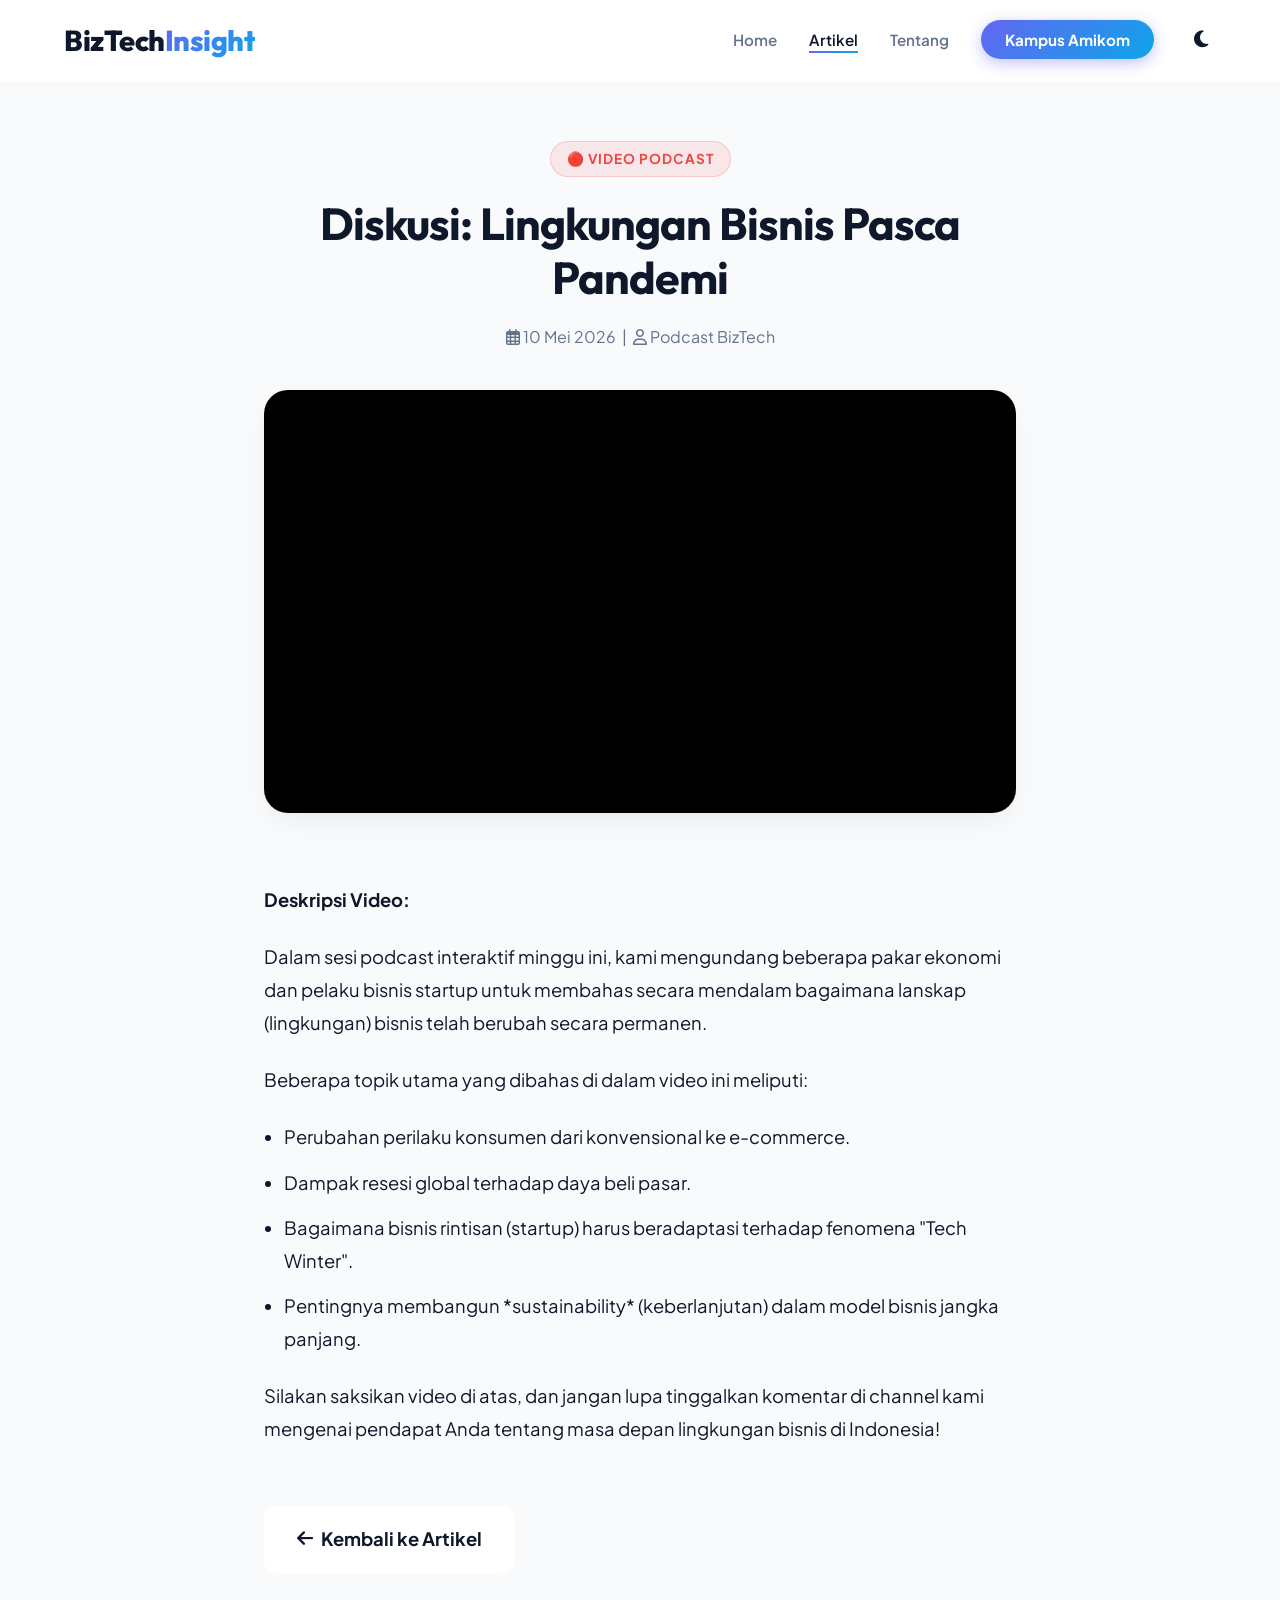
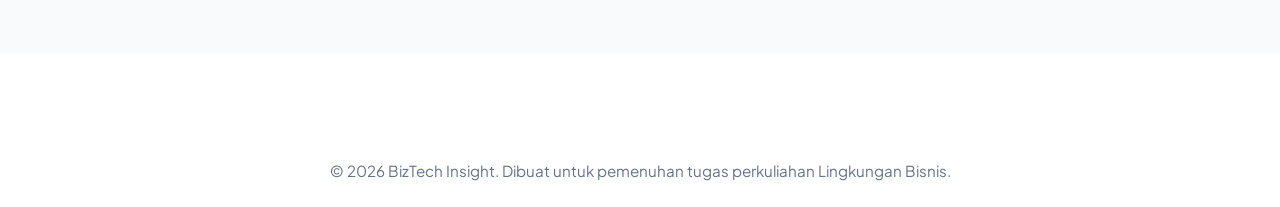
<file: video-1.html>
<!DOCTYPE html>
<html lang="id">
<head>
    <meta charset="UTF-8">
    <meta name="viewport" content="width=device-width, initial-scale=1.0">
    <title>Video Diskusi Lingkungan Bisnis - Blog Lingbis</title>
    <link rel="stylesheet" href="assets/css/styles.css">
    <link href="https://fonts.googleapis.com/css2?family=Outfit:wght@300;400;500;600;700;800&family=Plus+Jakarta+Sans:wght@400;500;600;700&display=swap" rel="stylesheet">
    <link rel="stylesheet" href="https://cdnjs.cloudflare.com/ajax/libs/font-awesome/6.4.0/css/all.min.css">
</head>
<body>
    <nav class="navbar">
        <div class="container nav-content">
            <div class="logo">BizTech<span class="gradient-text">Insight</span></div>
            <ul class="nav-links">
                <li><a href="index.html">Home</a></li>
                <li><a href="index.html#articles" class="active">Artikel</a></li>
                <li><a href="index.html#assessment">Tentang</a></li>
                <li><a href="https://www.amikom.ac.id" target="_blank" class="amikom-link">Kampus Amikom</a></li>
                <li><button id="theme-toggle" class="theme-toggle"><i class="fas fa-moon"></i></button></li>
            </ul>
        </div>
    </nav>

    <div class="article-page-container">
        <div class="article-header">
            <div class="badge" style="background: rgba(239, 68, 68, 0.1); color: #ef4444; border-color: rgba(239, 68, 68, 0.2);">🔴 Video Podcast</div>
            <h1>Diskusi: Lingkungan Bisnis Pasca Pandemi</h1>
            <div class="article-meta">
                <span><i class="far fa-calendar-alt"></i> 10 Mei 2026</span> &nbsp;|&nbsp;
                <span><i class="far fa-user"></i> Podcast BizTech</span>
            </div>
            
            <div class="video-container">
                <!-- Embedded Dummy Youtube Video using standard Amikom Video or an arbitrary educational video -->
                <!-- Since we can't be sure what the actual youtube video is, we use a placeholder iframe or a real generic one -->
                <iframe src="https://www.youtube.com/embed/ScMzIvxBSi4" title="YouTube video player" allow="accelerometer; autoplay; clipboard-write; encrypted-media; gyroscope; picture-in-picture" allowfullscreen></iframe>
            </div>
        </div>
        
        <div class="article-body">
            <p><strong>Deskripsi Video:</strong></p>
            <p>Dalam sesi podcast interaktif minggu ini, kami mengundang beberapa pakar ekonomi dan pelaku bisnis startup untuk membahas secara mendalam bagaimana lanskap (lingkungan) bisnis telah berubah secara permanen.</p>
            <p>Beberapa topik utama yang dibahas di dalam video ini meliputi:</p>
            <ul>
                <li>Perubahan perilaku konsumen dari konvensional ke e-commerce.</li>
                <li>Dampak resesi global terhadap daya beli pasar.</li>
                <li>Bagaimana bisnis rintisan (startup) harus beradaptasi terhadap fenomena "Tech Winter".</li>
                <li>Pentingnya membangun *sustainability* (keberlanjutan) dalam model bisnis jangka panjang.</li>
            </ul>
            <p>Silakan saksikan video di atas, dan jangan lupa tinggalkan komentar di channel kami mengenai pendapat Anda tentang masa depan lingkungan bisnis di Indonesia!</p>
            
            <div style="margin-top: 60px;">
                <a href="index.html#articles" class="btn btn-secondary"><i class="fas fa-arrow-left"></i> Kembali ke Artikel</a>
            </div>
        </div>
    </div>

    <footer>
        <div class="container">
            <div class="footer-bottom">
                <p>&copy; 2026 BizTech Insight. Dibuat untuk pemenuhan tugas perkuliahan Lingkungan Bisnis.</p>
            </div>
        </div>
    </footer>

    <script src="assets/js/script.js"></script>
</body>
</html>
</file>
<file: assets/css/styles.css>
:root {
    /* Light Theme (Default) */
    --bg-color: #f8fafc;
    --surface-color: #ffffff;
    --surface-solid: #ffffff;
    --text-main: #0f172a;
    --text-muted: #64748b;
    --primary: #6366f1;
    --secondary: #0ea5e9;
    --success: #10b981;
    --border-color: rgba(255, 255, 255, 0.5);
    --gradient: linear-gradient(135deg, var(--primary), var(--secondary));
    --card-shadow: 0 10px 30px -10px rgba(0, 0, 0, 0.1);
    --hover-shadow: 0 20px 40px -10px rgba(99, 102, 241, 0.2);
    --glass-border: 1px solid rgba(255, 255, 255, 0.6);
}

[data-theme="dark"] {
    /* Dark Theme */
    --bg-color: #0f172a;
    --surface-color: #1e293b;
    --surface-solid: #1e293b;
    --text-main: #f8fafc;
    --text-muted: #94a3b8;
    --primary: #818cf8;
    --secondary: #38bdf8;
    --success: #34d399;
    --border-color: rgba(255, 255, 255, 0.1);
    --card-shadow: 0 10px 30px -10px rgba(0, 0, 0, 0.5);
    --hover-shadow: 0 20px 40px -10px rgba(129, 140, 248, 0.3);
    --glass-border: 1px solid rgba(255, 255, 255, 0.1);
}

* {
    margin: 0;
    padding: 0;
    box-sizing: border-box;
}

html {
    scroll-behavior: smooth;
}

body {
    font-family: 'Plus Jakarta Sans', sans-serif;
    background-color: var(--bg-color);
    color: var(--text-main);
    line-height: 1.6;
    transition: background-color 0.3s ease, color 0.3s ease;
    overflow-x: hidden;
}

h1, h2, h3, h4, h5, h6, .logo {
    font-family: 'Outfit', sans-serif;
}

.container {
    max-width: 1200px;
    margin: 0 auto;
    padding: 0 24px;
}

.gradient-text {
    background: var(--gradient);
    -webkit-background-clip: text;
    -webkit-text-fill-color: transparent;
    display: inline-block;
}

.success-text {
    color: var(--success) !important;
}

a {
    text-decoration: none;
    color: var(--primary);
    transition: all 0.3s ease;
}

/* Scroll Progress Bar */
.scroll-progress {
    position: fixed;
    top: 0;
    left: 0;
    height: 4px;
    background: var(--gradient);
    width: 0%;
    z-index: 1000;
    transition: width 0.1s ease;
}

/* Glassmorphism Panel */
.glass-panel {
    background: var(--surface-color);
    border: var(--glass-border);
    border-radius: 24px;
    box-shadow: var(--card-shadow);
}

/* Navbar */
.navbar {
    background-color: var(--surface-color);
    position: sticky;
    top: 0;
    z-index: 100;
    border-bottom: 1px solid var(--border-color);
    transition: all 0.3s ease;
}

.nav-content {
    display: flex;
    justify-content: space-between;
    align-items: center;
    height: 80px;
}

.logo {
    font-size: 1.8rem;
    font-weight: 800;
    color: var(--text-main);
    letter-spacing: -0.5px;
}

.nav-links {
    list-style: none;
    display: flex;
    gap: 32px;
    align-items: center;
}

.nav-links a {
    color: var(--text-muted);
    font-weight: 600;
    font-size: 0.95rem;
    position: relative;
}

.nav-links a::after {
    content: '';
    position: absolute;
    width: 0;
    height: 2px;
    bottom: -4px;
    left: 0;
    background: var(--gradient);
    transition: width 0.3s ease;
}

.nav-links a:hover::after, .nav-links a.active::after {
    width: 100%;
}

.nav-links a:hover, .nav-links a.active {
    color: var(--text-main);
}

.amikom-link {
    background: var(--gradient);
    color: white !important;
    padding: 10px 24px;
    border-radius: 50px;
    font-weight: 700 !important;
    box-shadow: 0 4px 15px rgba(99, 102, 241, 0.4);
}

.amikom-link::after {
    display: none;
}

.amikom-link:hover {
    transform: translateY(-2px) scale(1.05);
    box-shadow: 0 8px 25px rgba(99, 102, 241, 0.6);
}

.theme-toggle {
    background: none;
    border: none;
    color: var(--text-main);
    font-size: 1.2rem;
    cursor: pointer;
    transition: transform 0.3s ease;
    padding: 8px;
    border-radius: 50%;
}

.theme-toggle:hover {
    transform: rotate(30deg);
    background: rgba(128, 128, 128, 0.1);
}

/* Hero Section */
.hero {
    padding: 120px 0 80px;
    position: relative;
    overflow: hidden;
}

.shape {
    position: absolute;
    z-index: -1;
    opacity: 0.3;
    animation: float 10s infinite ease-in-out alternate;
    will-change: transform;
    pointer-events: none;
}

.shape-1 {
    top: -150px;
    right: -150px;
    width: 500px;
    height: 500px;
    background: radial-gradient(circle, var(--primary) 0%, transparent 70%);
}

.shape-2 {
    bottom: -150px;
    left: -150px;
    width: 400px;
    height: 400px;
    background: radial-gradient(circle, var(--secondary) 0%, transparent 70%);
    animation-delay: -5s;
}

@keyframes float {
    0% { transform: translate(0, 0) scale(1); }
    100% { transform: translate(30px, 50px) scale(1.2); }
}

.hero-content {
    display: flex;
    align-items: center;
    gap: 60px;
}

.hero-text {
    flex: 1;
}

.badge {
    display: inline-block;
    padding: 6px 16px;
    background: rgba(99, 102, 241, 0.1);
    color: var(--primary);
    border-radius: 30px;
    font-weight: 700;
    font-size: 0.85rem;
    margin-bottom: 24px;
    border: 1px solid rgba(99, 102, 241, 0.2);
    letter-spacing: 1px;
    text-transform: uppercase;
}

.hero-text h1 {
    font-size: 4rem;
    margin-bottom: 24px;
    line-height: 1.1;
    letter-spacing: -1px;
}

.hero-text p {
    font-size: 1.15rem;
    color: var(--text-muted);
    margin-bottom: 40px;
    max-width: 500px;
}

.hero-buttons {
    display: flex;
    gap: 16px;
}

.btn {
    padding: 16px 32px;
    border-radius: 12px;
    font-weight: 700;
    cursor: pointer;
    text-align: center;
    display: inline-flex;
    align-items: center;
    gap: 8px;
    transition: all 0.3s cubic-bezier(0.4, 0, 0.2, 1);
}

.btn-primary {
    background: var(--gradient);
    color: white;
}

.btn-glow {
    box-shadow: 0 4px 15px rgba(99, 102, 241, 0.4);
}

.btn-primary:hover {
    transform: translateY(-3px);
    box-shadow: 0 10px 25px rgba(99, 102, 241, 0.6);
}

.btn-secondary {
    background: var(--surface-solid);
    color: var(--text-main);
    border: 1px solid var(--border-color);
}

.btn-secondary:hover {
    border-color: var(--primary);
    background: rgba(99, 102, 241, 0.05);
}

.hero-image {
    flex: 1;
    position: relative;
    border-radius: 24px;
    transform-style: preserve-3d;
}

.hero-image img {
    width: 100%;
    border-radius: 24px;
    box-shadow: var(--card-shadow);
    transform: translateZ(30px);
}

/* Assessment Section */
.assessment-section {
    padding: 60px 0;
    position: relative;
}

.assessment-card {
    padding: 50px;
}

.card-header {
    text-align: center;
    margin-bottom: 50px;
}

.card-header h2 {
    font-size: 2.5rem;
    margin-bottom: 15px;
    letter-spacing: -0.5px;
}

.card-header p {
    color: var(--text-muted);
    font-size: 1.1rem;
}

.card-grid {
    display: grid;
    grid-template-columns: repeat(auto-fit, minmax(320px, 1fr));
    gap: 24px;
}

.info-item {
    display: flex;
    align-items: center;
    gap: 24px;
    padding: 24px;
    border-radius: 20px;
    background: var(--surface-solid);
    border: 1px solid var(--border-color);
    transition: all 0.4s cubic-bezier(0.175, 0.885, 0.32, 1.275);
}

.hover-scale:hover {
    transform: translateY(-5px) scale(1.02);
    box-shadow: var(--hover-shadow);
    border-color: var(--primary);
}

.icon {
    width: 60px;
    height: 60px;
    background: var(--gradient);
    color: white;
    border-radius: 16px;
    display: flex;
    align-items: center;
    justify-content: center;
    font-size: 1.8rem;
    box-shadow: 0 10px 20px rgba(99, 102, 241, 0.3);
}

.details {
    display: flex;
    flex-direction: column;
}

.details .label {
    font-size: 0.85rem;
    color: var(--text-muted);
    text-transform: uppercase;
    letter-spacing: 1px;
    font-weight: 700;
    margin-bottom: 4px;
}

.details .value {
    font-size: 1.15rem;
    font-weight: 800;
    color: var(--text-main);
    word-break: break-word;
}

.hover-underline {
    position: relative;
    color: var(--primary);
}

.hover-underline::after {
    content: '';
    position: absolute;
    width: 0;
    height: 2px;
    bottom: -2px;
    left: 0;
    background: var(--primary);
    transition: width 0.3s ease;
}

.hover-underline:hover::after {
    width: 100%;
}

/* Articles Section */
.articles-section {
    padding: 100px 0;
}

.section-header {
    text-align: center;
    margin-bottom: 60px;
}

.section-title {
    font-size: 3rem;
    margin-bottom: 16px;
    letter-spacing: -1px;
}

.section-header p {
    color: var(--text-muted);
    font-size: 1.2rem;
}

.articles-grid {
    display: grid;
    grid-template-columns: repeat(auto-fit, minmax(320px, 1fr));
    gap: 40px;
}

.article-card {
    border-radius: 24px;
    overflow: hidden;
    transition: all 0.4s ease;
    display: flex;
    flex-direction: column;
}

.card-img-wrapper {
    position: relative;
    height: 220px;
    overflow: hidden;
}

.card-img-wrapper img {
    width: 100%;
    height: 100%;
    object-fit: cover;
    transition: transform 0.5s ease;
}

.article-card:hover .card-img-wrapper img {
    transform: scale(1.1);
}

.category-badge {
    position: absolute;
    top: 20px;
    left: 20px;
    padding: 6px 16px;
    background: rgba(255, 255, 255, 0.9);
    color: #0f172a;
    border-radius: 20px;
    font-size: 0.8rem;
    font-weight: 700;
    box-shadow: 0 4px 10px rgba(0,0,0,0.1);
    backdrop-filter: blur(5px);
}

.video-badge {
    background: #ef4444;
    color: white;
}

.video-thumbnail {
    position: relative;
    height: 220px;
    overflow: hidden;
}

.video-thumbnail img {
    width: 100%;
    height: 100%;
    object-fit: cover;
    transition: transform 0.5s ease;
}

.article-card:hover .video-thumbnail img {
    transform: scale(1.1);
}

.play-button {
    position: absolute;
    top: 50%;
    left: 50%;
    transform: translate(-50%, -50%);
    width: 70px;
    height: 70px;
    background: rgba(255,255,255,0.95);
    border-radius: 50%;
    display: flex;
    align-items: center;
    justify-content: center;
    color: var(--primary);
    font-size: 1.8rem;
    box-shadow: 0 10px 25px rgba(0,0,0,0.2);
    cursor: pointer;
    transition: all 0.3s ease;
    z-index: 2;
}

.ripple::before {
    content: '';
    position: absolute;
    top: 50%;
    left: 50%;
    transform: translate(-50%, -50%);
    width: 100%;
    height: 100%;
    background: rgba(255,255,255,0.5);
    border-radius: 50%;
    z-index: -1;
    animation: ripple 2s infinite;
}

@keyframes ripple {
    0% { transform: translate(-50%, -50%) scale(1); opacity: 1; }
    100% { transform: translate(-50%, -50%) scale(1.5); opacity: 0; }
}

.article-card:hover .play-button {
    background: white;
    transform: translate(-50%, -50%) scale(1.1);
    color: #ef4444;
}

.article-content {
    padding: 30px;
    flex-grow: 1;
    display: flex;
    flex-direction: column;
}

.article-content h3 {
    font-size: 1.4rem;
    margin-bottom: 16px;
    line-height: 1.3;
}

.article-content p {
    color: var(--text-muted);
    margin-bottom: 24px;
    flex-grow: 1;
}

.read-more {
    font-weight: 700;
    display: inline-flex;
    align-items: center;
    gap: 8px;
    margin-top: auto;
}

.read-more i {
    transition: transform 0.3s ease;
}

.read-more:hover i {
    transform: translateX(8px);
}

/* Footer */
footer {
    background: var(--surface-solid);
    border-top: 1px solid var(--border-color);
    padding: 80px 0 24px;
}

.footer-content {
    display: flex;
    justify-content: space-between;
    margin-bottom: 60px;
    flex-wrap: wrap;
    gap: 40px;
}

.footer-brand p {
    max-width: 300px;
    margin: 16px 0;
    color: var(--text-muted);
}

.social-links {
    display: flex;
    gap: 16px;
}

.social-links a {
    width: 40px;
    height: 40px;
    border-radius: 50%;
    background: rgba(128, 128, 128, 0.1);
    display: flex;
    align-items: center;
    justify-content: center;
    color: var(--text-main);
    transition: all 0.3s ease;
}

.social-links a:hover {
    background: var(--gradient);
    color: white;
    transform: translateY(-3px);
}

.footer-links h4 {
    margin-bottom: 20px;
    font-size: 1.2rem;
}

.footer-links ul {
    list-style: none;
}

.footer-links li {
    margin-bottom: 12px;
}

.footer-links a {
    color: var(--text-muted);
    font-weight: 500;
}

.footer-links a:hover {
    color: var(--primary);
    padding-left: 5px;
}

.footer-bottom {
    text-align: center;
    padding-top: 24px;
    border-top: 1px solid var(--border-color);
    color: var(--text-muted);
    font-size: 0.95rem;
}

/* Animations (Reveal on Scroll) */
.reveal {
    opacity: 0;
    transform: translateY(30px);
    transition: all 0.8s cubic-bezier(0.5, 0, 0, 1);
}

.reveal.active {
    opacity: 1;
    transform: translateY(0);
}

.reveal-delay-1 { transition-delay: 0.1s; }
.reveal-delay-2 { transition-delay: 0.2s; }
.reveal-delay-3 { transition-delay: 0.3s; }

/* Print Styles - Ensure perfect printability */
@media print {
    body, html {
        background: white !important;
        color: black !important;
        margin: 0;
        padding: 0;
        scroll-behavior: auto;
    }
    
    .navbar, .hero-buttons, .articles-section, footer, .shape, .scroll-progress {
        display: none !important;
    }

    .hero {
        padding: 0;
        margin-bottom: 20px;
        page-break-after: avoid;
    }

    .hero-content {
        flex-direction: column;
        align-items: flex-start;
        gap: 10px;
    }

    .hero-image, .badge {
        display: none;
    }

    .assessment-section {
        padding: 0;
        margin-top: 20px;
        page-break-inside: avoid;
    }

    .assessment-card {
        box-shadow: none !important;
        border: 2px solid #000 !important;
        padding: 20px !important;
        background: white !important;
        backdrop-filter: none !important;
        transform: none !important;
    }

    .card-grid {
        grid-template-columns: 1fr 1fr;
        gap: 15px;
    }

    .info-item {
        border: 1px solid #000 !important;
        break-inside: avoid;
        padding: 15px;
        background: white !important;
        box-shadow: none !important;
        transform: none !important;
    }

    .icon {
        -webkit-print-color-adjust: exact;
        print-color-adjust: exact;
        background: #eee !important;
        color: #333 !important;
        box-shadow: none !important;
    }

    h1, h2, h3 {
        color: black !important;
        background: none !important;
        -webkit-text-fill-color: black !important;
    }
    
    a {
        color: black !important;
        text-decoration: underline;
    }
    
    .reveal {
        opacity: 1 !important;
        transform: none !important;
    }
    
    @page {
        margin: 1.5cm;
    }
}

/* --- Article Pages Styling --- */
.article-page-container {
    max-width: 800px;
    margin: 0 auto;
    padding: 0 24px;
}

.article-header { 
    padding: 60px 0 30px; 
    text-align: center; 
}

.article-header .badge {
    margin-bottom: 20px;
}

.article-header h1 { 
    font-size: 2.8rem; 
    margin-bottom: 20px; 
    letter-spacing: -1px; 
    line-height: 1.2;
}

.article-meta { 
    color: var(--text-muted); 
    font-size: 1rem; 
    margin-bottom: 40px; 
}

.article-hero-img { 
    width: 100%; 
    height: 380px; 
    object-fit: cover; 
    border-radius: 24px; 
    margin-bottom: 40px; 
    box-shadow: var(--card-shadow); 
}

.video-container { 
    position: relative; 
    padding-bottom: 56.25%; /* 16:9 Aspect Ratio */
    height: 0; 
    overflow: hidden; 
    border-radius: 24px;
    box-shadow: var(--card-shadow);
    margin-bottom: 40px;
    background: #000;
}

.video-container iframe {
    position: absolute;
    top: 0;
    left: 0;
    width: 100%;
    height: 100%;
    border: none;
}

.article-body { 
    font-size: 1.15rem; 
    line-height: 1.8; 
    color: var(--text-main); 
    margin-bottom: 80px; 
}

.article-body p { margin-bottom: 24px; }
.article-body h2 { font-size: 2rem; margin: 50px 0 20px; color: var(--primary); line-height: 1.3; }
.article-body ul { margin-bottom: 24px; padding-left: 20px; }
.article-body li { margin-bottom: 12px; }
.article-body strong { color: var(--text-main); font-weight: 700; }

/* Responsive */
@media (max-width: 768px) {
    .hero-content {
        flex-direction: column;
        text-align: center;
    }

    .hero-text h1 {
        font-size: 2.8rem;
    }

    .hero-buttons {
        justify-content: center;
    }

    .nav-links {
        display: none;
    }
    
    .card-grid {
        grid-template-columns: 1fr;
    }
    
    .assessment-card {
        padding: 30px 20px;
    }
}
</file>
